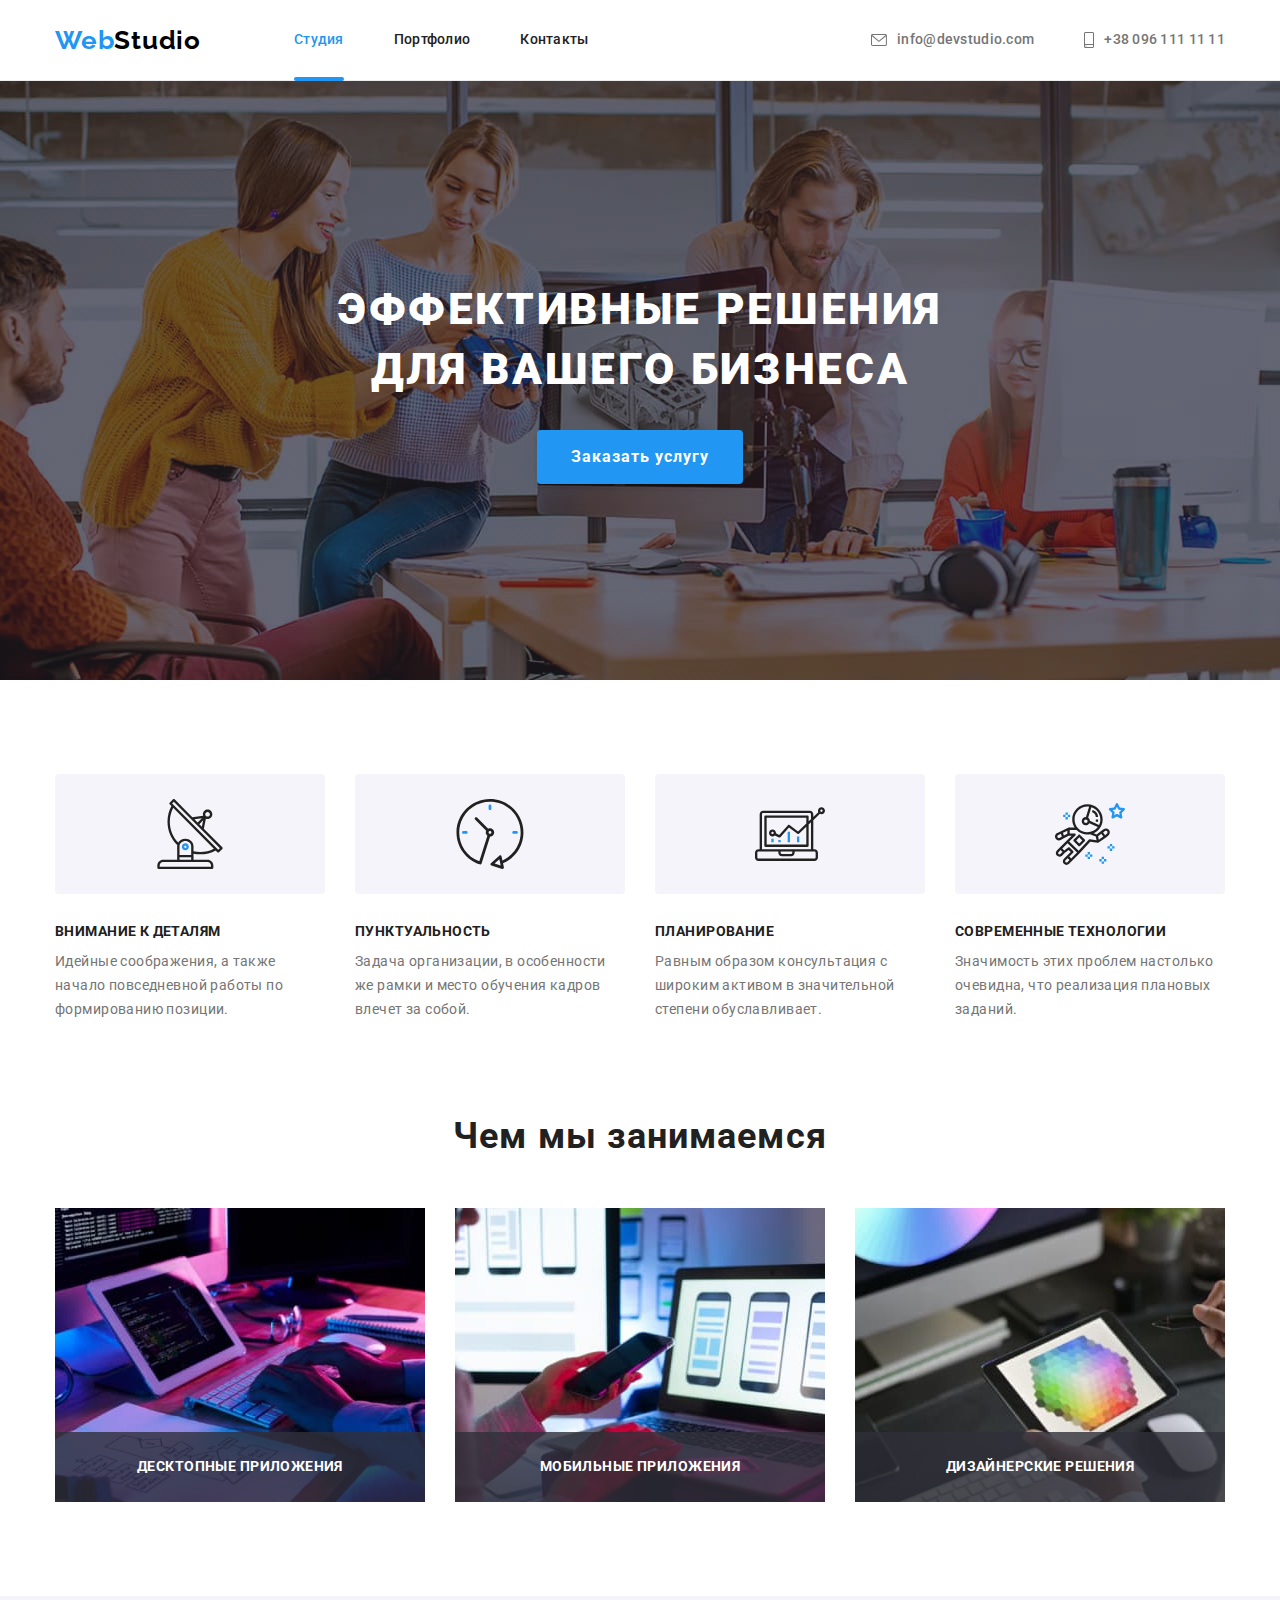
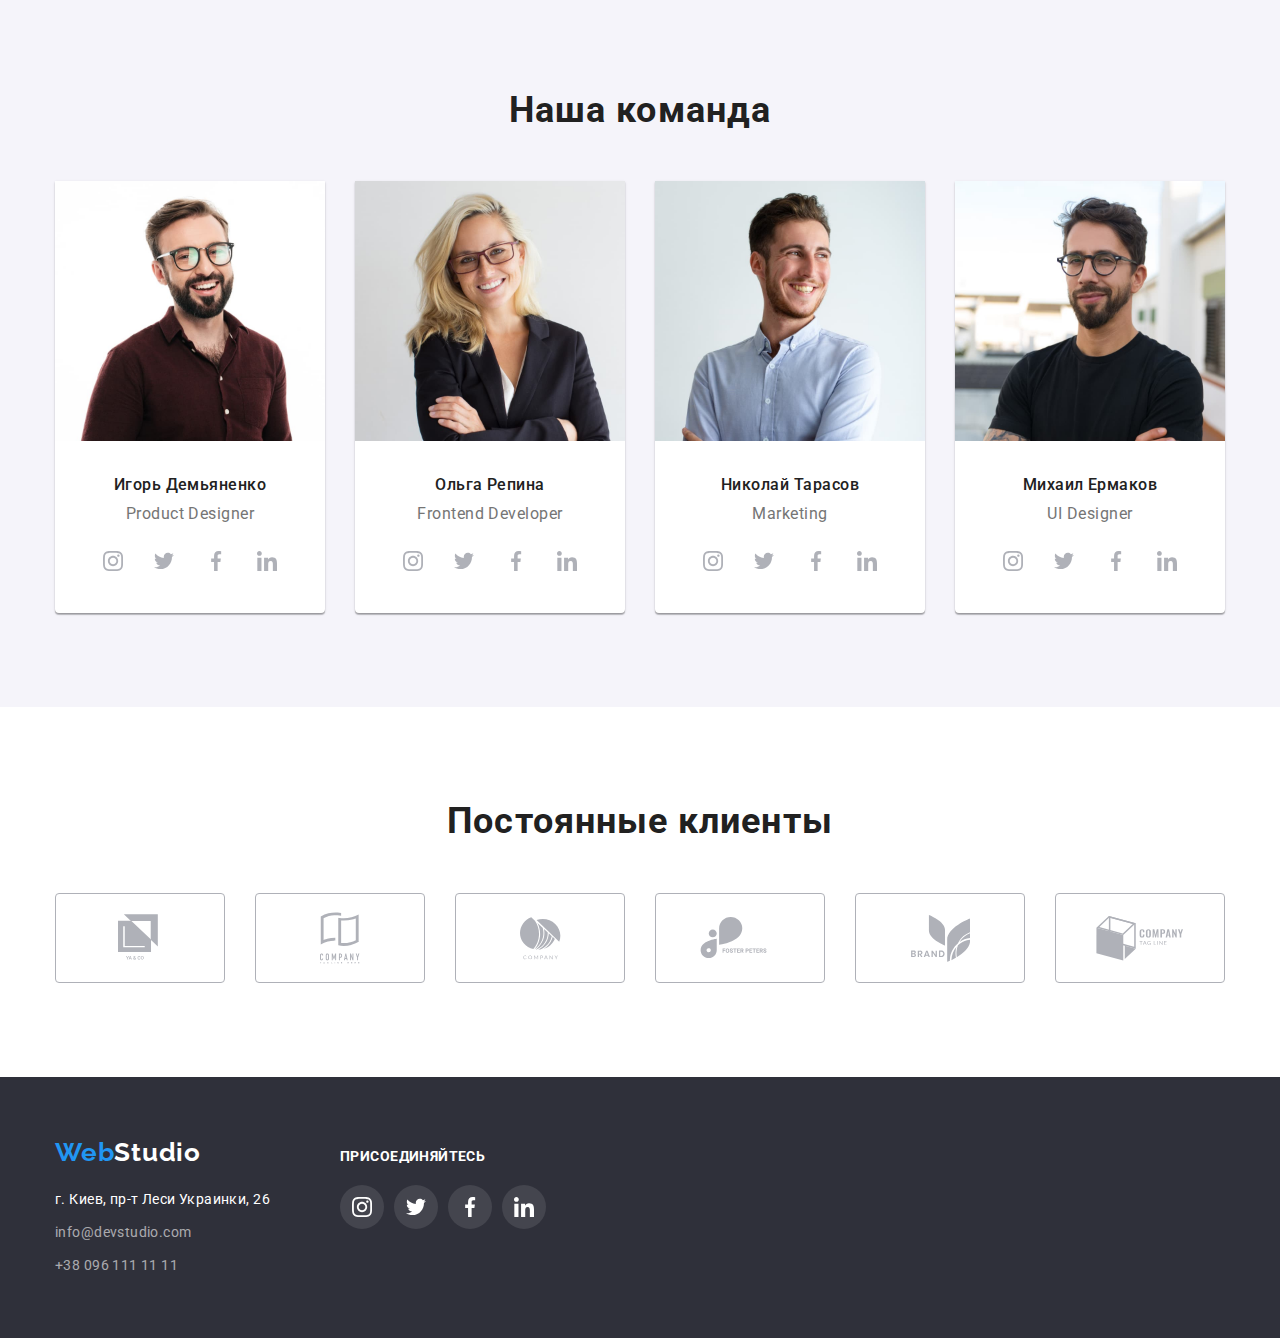
<file: index.html>
<!DOCTYPE html>
<html lang="ru">

<head>
    <meta charset="UTF-8">
    <meta name="viewport" content="width=device-width, initial-scale=1.0">
    <title>Студия</title>
    <link rel="stylesheet" href="https://cdnjs.cloudflare.com/ajax/libs/modern-normalize/1.0.0/modern-normalize.css">
    <link rel="preconnect" href="https://fonts.gstatic.com">
    <link
        href="https://fonts.googleapis.com/css2?family=Raleway:wght@700&family=Roboto:wght@400;500;700;900&display=swap"
        rel="stylesheet">
    <link rel="stylesheet" href="./css/styles.css">
</head>

<body>

    <!-- Шапка сайта -->
    <header class="header">
        <div class="container navigation">
            <nav class="main-menu">
                <a href="./index.html" lang="en" class="logo"><span class="web">Web</span>Studio</a>

                <ul class="menu-list">
                    <li class="menu-items"><a href="./index.html" class="nav-list current">Студия</a></li>
                    <li class="menu-items"><a href="./portfolio.html" class="nav-list">Портфолио</a></li>
                    <li class="menu-items"><a href="" class="nav-list">Контакты</a></li>
                </ul>
            </nav>

            <ul class="contacts-list">
                <li class="contacts-items">
                    <a href="mailto:info@devstudio.com" lang="en" class="contacts">
                        <svg class="icon-mail">
                            <use href="./images/icons.svg#icon-mail"></use>
                        </svg>
                        info@devstudio.com
                    </a>
                </li>
                <!-- Надо указывать атрибут lang для адреса почты? -->
                <li class="contacts-items">
                    <a href="tel:+380961111111" class="contacts">
                        <svg class="icon-smartphone">
                            <use href="./images/icons.svg#icon-smartphone"></use>
                        </svg>+38 096 111 11 11
                    </a>
                </li>
            </ul>
        </div>
    </header>

    <main>
        <!-- Hero -->
        <section class="hero hero-content">
            <div class="container">
                <div class="title-container">
                    <h1 class="hero-title">Эффективные решения для вашего бизнеса</h1>
                </div>
                <button type="button" class="hero-button button" data-modal-open>Заказать услугу</button>
            </div>
        </section>

        <!-- Преимущества компании -->
        <section class="features">
            <div class="container">
                <h2 class="visually-hidden">Особенности</h2>
                <ul class="benefits-list">
                    <li class="benefits-item">
                        <div class="benefits-svg">
                            <svg class="benefits-icon">
                                <use href="./images/icons.svg#icon-antenna"></use>
                            </svg>
                        </div>
                        <h3 class="benefits-title">Внимание к деталям</h3>
                        <p class="benefits-text">Идейные соображения, а также начало повседневной работы по формированию
                            позиции.</p>
                    </li>
                    <li class="benefits-item">
                        <div class="benefits-svg">
                            <svg class="benefits-icon">
                                <use href="./images/icons.svg#icon-clock"></use>
                            </svg>
                        </div>
                        <h3 class="benefits-title">Пунктуальность</h3>
                        <p class="benefits-text">Задача организации, в особенности же рамки и место обучения кадров
                            влечет за собой.</p>
                    </li>
                    <li class="benefits-item">
                        <div class="benefits-svg">
                            <svg class="benefits-icon">
                                <use href="./images/icons.svg#icon-diagram"></use>
                            </svg>
                        </div>
                        <h3 class="benefits-title">Планирование</h3>
                        <p class="benefits-text">Равным образом консультация с широким активом в значительной степени
                            обуславливает.</p>
                    </li>
                    <li class="benefits-item">
                        <div class="benefits-svg">
                            <svg class="benefits-icon">
                                <use href="./images/icons.svg#icon-astronaut"></use>
                            </svg>
                        </div>
                        <h3 class="benefits-title">Современные технологии</h3>
                        <p class="benefits-text">Значимость этих проблем настолько очевидна, что реализация плановых
                            заданий.</p>
                    </li>
                </ul>
            </div>
        </section>

        <!-- Возможности компании -->
        <section class="capabilities">
            <div class="container">
                <h2 class="work">Чем мы занимаемся</h2>
                <ul class="work-list">
                    <li class="work-item">
                        <a href="">
                            <div class="work-img">
                                <img src="./images/img1.jpg" alt="Написание кода по блок-схеме." width="370"
                                    height="294">
                                <p class="work-description">Десктопные приложения</p>
                            </div>
                        </a>
                    </li>
                    <li class="work-item">
                        <a href="">
                            <div class="work-img">
                                <img src="./images/img2.jpg" alt="Разработка ПО для смартфонов." width="370"
                                    height="294">
                                <p class="work-description">Мобильные приложения</p>
                            </div>
                        </a>
                    </li>
                    <li class="work-item">
                        <a href="">
                            <div class="work-img">
                                <img src="./images/img3.jpg" alt="Таблица цветов в графическом планшете." width="370"
                                    height="294">
                                <p class="work-description">Дизайнерские решения</p>
                            </div>
                        </a>
                    </li>
                </ul>
            </div>
        </section>

        <!-- Сотрудники -->
        <section class="team">
            <div class="container">
                <h2 class="team-title">Наша команда</h2>
                <ul class="employee-list">
                    <li class="employee-items">
                        <img src="./images/product_designer.jpg" alt="Мужчина с бородой, в бордовой рубашке, улыбается."
                            width="270" height="260" class="employee-image">
                        <h3 class="employee-name">Игорь Демьяненко</h3>
                        <p lang="en" class="employee-position">Product Designer</p>
                        <ul class="employee-list social">
                            <li>
                                <a href="" class="icon-staff" aria-label="Инстаграм">
                                    <svg class="employee-icon">
                                        <use href="./images/icons.svg#icon-instagram"></use>
                                    </svg>
                                </a>
                            </li>
                            <li>
                                <a href="" class="icon-staff" aria-label="Твиттер">
                                    <svg class="employee-icon">
                                        <use href="./images/icons.svg#icon-twitter"></use>
                                    </svg>
                                </a>
                            </li>
                            <li>
                                <a href="" class="icon-staff" aria-label="Фейсбук">
                                    <svg class="employee-icon">
                                        <use href="./images/icons.svg#icon-facebook"></use>
                                    </svg>
                                </a>
                            </li>
                            <li>
                                <a href="" class="icon-staff" aria-label="Линкедин">
                                    <svg class="employee-icon">
                                        <use href="./images/icons.svg#icon-linkedin"></use>
                                    </svg>
                                </a>
                            </li>
                        </ul>
                    </li>
                    <li class="employee-items">
                        <img src="./images/frontend_developer.jpg"
                            alt="Женщина со светлыми волосами, в черном пиджаке, улыбается." width="270" height="260"
                            class="employee-image">
                        <h3 class="employee-name">Ольга Репина</h3>
                        <p lang="en" class="employee-position">Frontend Developer</p>
                        <ul class="employee-list social">
                            <li>
                                <a href="" class="icon-staff" aria-label="Инстаграм">
                                    <svg class="employee-icon">
                                        <use href="./images/icons.svg#icon-instagram"></use>
                                    </svg>
                                </a>
                            </li>
                            <li>
                                <a href="" class="icon-staff" aria-label="Твиттер">
                                    <svg class="employee-icon">
                                        <use href="./images/icons.svg#icon-twitter"></use>
                                    </svg>
                                </a>
                            </li>
                            <li>
                                <a href="" class="icon-staff" aria-label="Фейсбук">
                                    <svg class="employee-icon">
                                        <use href="./images/icons.svg#icon-facebook"></use>
                                    </svg>
                                </a>
                            </li>
                            <li>
                                <a href="" class="icon-staff" aria-label="Линкедин">
                                    <svg class="employee-icon">
                                        <use href="./images/icons.svg#icon-linkedin"></use>
                                    </svg>
                                </a>
                            </li>
                        </ul>
                    </li>
                    <li class="employee-items">
                        <img src="./images/marketing.jpg" alt="Мужчина в голубой рубашке, улыбается, смотрит в сторону."
                            width="270" height="260" class="employee-image">
                        <h3 class="employee-name">Николай Тарасов</h3>
                        <p lang="en" class="employee-position">Marketing</p>
                        <ul class="employee-list social">
                            <li>
                                <a href="" class="icon-staff" aria-label="Инстаграм">
                                    <svg class="employee-icon">
                                        <use href="./images/icons.svg#icon-instagram"></use>
                                    </svg>
                                </a>
                            </li>
                            <li>
                                <a href="" class="icon-staff" aria-label="Твиттер">
                                    <svg class="employee-icon">
                                        <use href="./images/icons.svg#icon-twitter"></use>
                                    </svg>
                                </a>
                            </li>
                            <li>
                                <a href="" class="icon-staff" aria-label="Фейсбук">
                                    <svg class="employee-icon">
                                        <use href="./images/icons.svg#icon-facebook"></use>
                                    </svg>
                                </a>
                            </li>
                            <li>
                                <a href="" class="icon-staff" aria-label="Линкедин">
                                    <svg class="employee-icon">
                                        <use href="./images/icons.svg#icon-linkedin"></use>
                                    </svg>
                                </a>
                            </li>
                        </ul>
                    </li>
                    <li class="employee-items">
                        <img src="./images/ui_designer.jpg" alt="Мужчина в с бородой, в черной футболке и очках."
                            width="270" height="260" class="employee-image">
                        <h3 class="employee-name">Михаил Ермаков</h3>
                        <p lang="en" class="employee-position">UI Designer</p>
                        <ul class="employee-list social">
                            <li>
                                <a href="" class="icon-staff" aria-label="Инстаграм">
                                    <svg class="employee-icon">
                                        <use href="./images/icons.svg#icon-instagram"></use>
                                    </svg>
                                </a>
                            </li>
                            <li>
                                <a href="" class="icon-staff" aria-label="Твиттер">
                                    <svg class="employee-icon">
                                        <use href="./images/icons.svg#icon-twitter"></use>
                                    </svg>
                                </a>
                            </li>
                            <li>
                                <a href="" class="icon-staff" aria-label="Фейсбук">
                                    <svg class="employee-icon">
                                        <use href="./images/icons.svg#icon-facebook"></use>
                                    </svg>
                                </a>
                            </li>
                            <li>
                                <a href="" class="icon-staff" aria-label="Линкедин">
                                    <svg class="employee-icon">
                                        <use href="./images/icons.svg#icon-linkedin"></use>
                                    </svg>
                                </a>
                            </li>
                        </ul>
                    </li>
                </ul>
            </div>
        </section>

        <!-- Постоянные клиенты -->

        <section class="clients">
            <div class="container">
                <h2 class="clients-title">Постоянные клиенты</h2>
                <ul class="clients-list">
                    <li class="clients-items">
                        <a href="" aria-label="Логотип клиента 1" class="clients-link">
                            <svg class="client-icono">
                                <use href="./images/icons.svg#icon-client1"></use>
                            </svg>
                        </a>
                    </li>
                    <li class="clients-items">
                        <a href="" aria-label="Логотип клиента 2" class="clients-link">
                            <svg class="client-icont">
                                <use href="./images/icons.svg#icon-client2"></use>
                            </svg>
                        </a>
                    </li>
                    <li class="clients-items">
                        <a href="" aria-label="Логотип клиента 3" class="clients-link">
                            <svg class="client-iconth">
                                <use href="./images/icons.svg#icon-client3"></use>
                            </svg>
                        </a>
                    </li>
                    <li class="clients-items">
                        <a href="" aria-label="Логотип клиента 4" class="clients-link">
                            <svg class="client-iconf">
                                <use href="./images/icons.svg#icon-client4"></use>
                            </svg>
                        </a>
                    </li>
                    <li class="clients-items">
                        <a href="" aria-label="Логотип клиента 5" class="clients-link">
                            <svg class="client-iconff">
                                <use href="./images/icons.svg#icon-client5"></use>
                            </svg>
                        </a>
                    </li>
                    <li class="clients-items">
                        <a href="" aria-label="Логотип клиента 6" class="clients-link">
                            <svg class="client-iconsx">
                                <use href="./images/icons.svg#icon-client6"></use>
                            </svg>
                        </a>
                    </li>
                </ul>
            </div>
        </section>
        </main>

    <!-- Футер -->
    <footer class="footer-section">
        <div class="container footer">
            <div class="footer-contacts">
                <a href="./index.html" lang="en" class="logo footer"><span class="web">Web</span>Studio</a>
                <address>
                    <ul>
                        <li class="address-item">г. Киев, пр-т Леси Украинки, 26</li>
                        <li class="address-item">
                            <a href="mailto:info@devstudio.com" lang="en" class="contacts-footer">info@devstudio.com</a>
                        </li>
                        <li class="address-item">
                            <a href="tel:+380961111111" class="contacts-footer">+38 096 111 11 11</a>
                        </li>
                    </ul>
                </address>
            </div>
            <div class="footer-social">
                <h2 class="social-title">Присоединяйтесь</h2>
                <ul class="social-list">
                    <li>
                        <a href="" class="social-link" aria-label="Инстаграм">
                            <svg class="social-icon">
                                <use href="./images/icons.svg#icon-instagram"></use>
                            </svg>
                        </a>
                    </li>
                    <li>
                        <a href="" class="social-link" aria-label="Твиттер">
                            <svg class="social-icon">
                                <use href="./images/icons.svg#icon-twitter"></use>
                            </svg>
                        </a>
                    </li>
                    <li>
                        <a href="" class="social-link" aria-label="Фейсбук">
                            <svg class="social-icon">
                                <use href="./images/icons.svg#icon-facebook"></use>
                            </svg>
                        </a>
                    </li>
                    <li>
                        <a href="" class="social-link" aria-label="Линкедин">
                            <svg class="social-icon">
                                <use href="./images/icons.svg#icon-linkedin"></use>
                            </svg>
                        </a>
                    </li>
                </ul>
            </div>
        </div>
    </footer>
    <div class="backdrop is-hidden" data-modal>
        <div class="modal">
            <button type="button" class="modal-button" data-modal-close>
                <svg class="modal-icon" width="11" height="11">
                    <use href="./images/icons.svg#icon-close"></use>
                </svg>
            </button>
        </div>
    </div>
    <script src="./js/modal.js"></script>
</body>
</html>
</file>
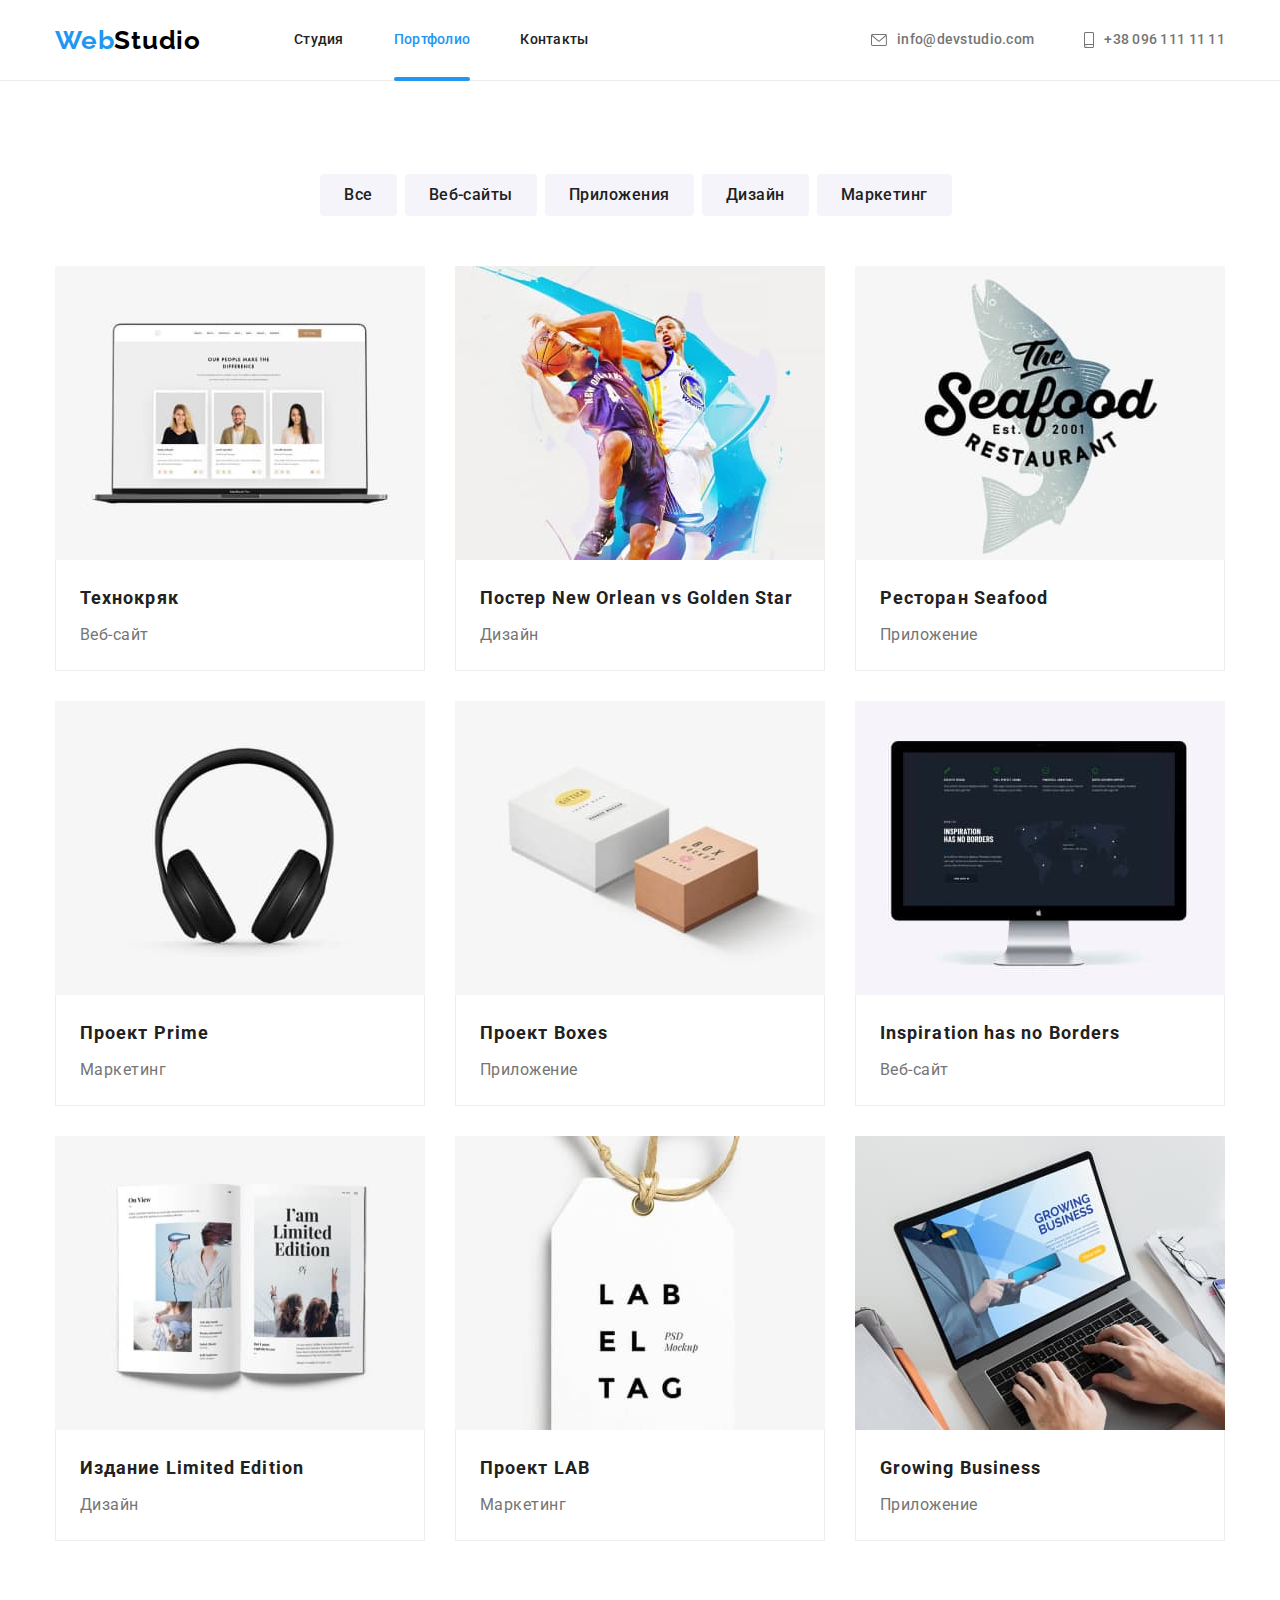
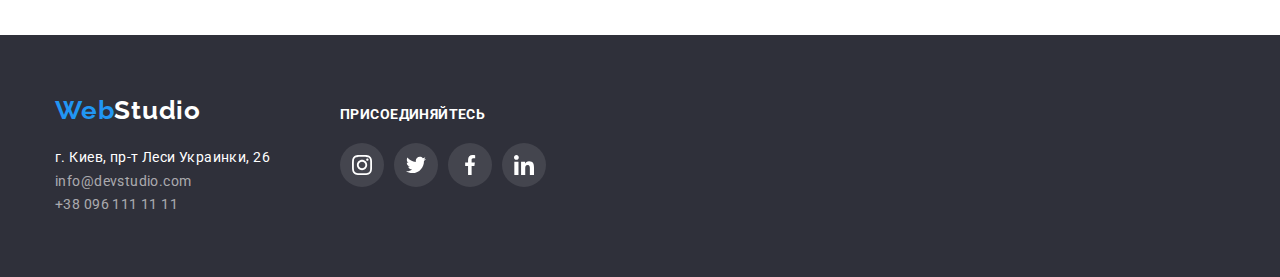
<file: portfolio.html>
<!DOCTYPE html>
<html lang="ru">

<head>
    <meta charset="UTF-8">
    <meta name="viewport" content="width=device-width, initial-scale=1.0">
    <title>Портфолио</title>
    <link rel="stylesheet" href="https://cdnjs.cloudflare.com/ajax/libs/modern-normalize/1.0.0/modern-normalize.css">
    <link rel="preconnect" href="https://fonts.gstatic.com">
    <link
        href="https://fonts.googleapis.com/css2?family=Raleway:wght@700&family=Roboto:wght@400;500;700;900&display=swap"
        rel="stylesheet">
    <link rel="stylesheet" href="./css/styles.css">
</head>

<body>

    <!-- Шапка сайта -->
    <header class="header">
        <div class="container navigation">
            <nav class="main-menu">
                <a href="./index.html" lang="en" class="logo"><span class="web">Web</span>Studio</a>
    
                <ul class="menu-list">
                    <li class="menu-items"><a href="./index.html" class="nav-list">Студия</a></li>
                    <li class="menu-items"><a href="./portfolio.html" class="nav-list current">Портфолио</a></li>
                    <li class="menu-items"><a href="" class="nav-list">Контакты</a></li>
                </ul>
            </nav>
    
            <ul class="contacts-list">
                <li class="contacts-items">
                    <a href="mailto:info@devstudio.com" lang="en" class="contacts">
                        <svg class="icon-mail">
                            <use href="./images/icons.svg#icon-mail"></use>
                        </svg>
                        info@devstudio.com
                    </a>
                </li>
                <!-- Надо указывать атрибут lang для адреса почты? -->
                <li class="contacts-items">
                    <a href="tel:+380961111111" class="contacts">
                        <svg class="icon-smartphone">
                            <use href="./images/icons.svg#icon-smartphone"></use>
                        </svg>+38 096 111 11 11
                    </a>
                </li>
            </ul>
        </div>
    </header>

    <main>

        <!-- Работы студии по категориям -->
        <section class="projects">
            <div class="container">
                <h1 class="visually-hidden">Работы студии</h1>
                <ul class="category">
                    <li><button type="button" class="category-button button">Все</button></li>
                    <li><button type="button" class="category-button button">Веб-сайты</button></li>
                    <li><button type="button" class="category-button button">Приложения</button></li>
                    <li><button type="button" class="category-button button">Дизайн</button></li>
                    <li><button type="button" class="category-button button">Маркетинг</button></li>
                </ul>
                <ul class="projects-list">
                    <li class="projects-items">
                        <a href="" class="projects-link">
                            <div class="projects-thumb">
                                <img src="./images/portfolio1.jpg" alt="Раскрытый ноутбук. На экране карточки людей." width="370" height="294"
                                    class="project-image">
                                    <div class="project-overlay">
                                        <p>Технокряк это современная площадка распространения коронавируса. Компании используют эту
                                            плорму для цифрового шпионажа и атак на защищённые сервера конкурентов.</p>
                                    </div>
                            </div>
                            <div class="project-description">
                                <h2 class="category-project">Технокряк</h2>
                                <p class="category-name">Веб-сайт</p>
                            </div>
                        </a>
                    </li>
                    <li class="projects-items">
                        <a href="" class="projects-link">
                            <div class="projects-thumb">
                                <img src="./images/portfolio2.jpg" alt="Два баскетболиста. Один в фиолетовой форме, другой в белой." width="370"
                                    height="294" class="project-image">
                                    <div class="project-overlay">
                                        <p>Технокряк это современная площадка распространения коронавируса. Компании используют эту
                                            плорму для цифрового шпионажа и атак на защищённые сервера конкурентов.</p>
                                    </div>
                            </div>
                            <div class="project-description">
                                <h2 class="category-project">Постер <span lang="en">New Orlean vs Golden Star</span></h2>
                                <p class="category-name">Дизайн</p>
                            </div>
                        </a>
                    </li>
                    <li class="projects-items">
                        <a href="" class="projects-link">
                            <div class="projects-thumb">
                                <img src="./images/portfolio3.jpg" alt="Логотип с рыбой и текстом черного цвета." width="370" height="294"
                                    class="project-image">
                                <div class="project-overlay">
                                    <p>Технокряк это современная площадка распространения коронавируса. Компании используют эту
                                        плорму для цифрового шпионажа и атак на защищённые сервера конкурентов.</p>
                                </div>
                            </div>
                            <div class="project-description">
                                <h2 class="category-project">Ресторан <span lang="en">Seafood</span></h2>
                                <p class="category-name">Приложение</p>
                            </div>
                        </a>
                    </li>
                    <li class="projects-items">
                        <a href="" class="projects-link">
                            <div class="projects-thumb">
                                <img src="./images/portfolio4.jpg" alt="Наушники черного цвета." width="370" height="294" class="project-image">
                                <div class="project-overlay">
                                    <p>Технокряк это современная площадка распространения коронавируса. Компании используют эту
                                        плорму для цифрового шпионажа и атак на защищённые сервера конкурентов.</p>
                                </div>
                            </div>
                            <div class="project-description">
                                <h2 class="category-project">Проект <span lang="en">Prime</span></h2>
                                <p class="category-name">Маркетинг</p>
                            </div>
                        </a>
                    </li>
                    <li class="projects-items">
                        <a href="" class="projects-link">
                            <div class="projects-thumb">
                                <img src="./images/portfolio5.jpg" alt="Две коробки. Одна больше, белого цвета. Другая меньше, коричневого цвета."
                                    width="370" height="294" class="project-image">
                                <div class="project-overlay">
                                    <p>Технокряк это современная площадка распространения коронавируса. Компании используют эту
                                        плорму для цифрового шпионажа и атак на защищённые сервера конкурентов.</p>
                                </div>
                            </div>
                            <div class="project-description">
                                <h2 class="category-project">Проект <span lang="en">Boxes</span></h2>
                                <p class="category-name">Приложение</p>
                            </div>
                        </a>
                    </li>
                    <li class="projects-items">
                        <a href="" class="projects-link">
                            <div class="projects-thumb">
                                <img src="./images/portfolio6.jpg" alt="Компьютер-моноблок Аймак." width="370" height="294" class="project-image">
                                <div class="project-overlay">
                                    <p>Технокряк это современная площадка распространения коронавируса. Компании используют эту
                                        плорму для цифрового шпионажа и атак на защищённые сервера конкурентов.</p>
                                </div>
                            </div>
                            <div class="project-description">
                                <h2 lang="en" class="category-project">Inspiration has no Borders</h2>
                                <p class="category-name">Веб-сайт</p>
                            </div>
                        </a>
                    </li>
                    <li class="projects-items">
                        <a href="" class="projects-link">
                            <div class="projects-thumb">
                                <img src="./images/portfolio7.jpg" alt="Раскрытый журнал с фотографиями." width="370" height="294"
                                    class="project-image">
                                <div class="project-overlay">
                                    <p>Технокряк это современная площадка распространения коронавируса. Компании используют эту
                                        плорму для цифрового шпионажа и атак на защищённые сервера конкурентов.</p>
                                </div>
                            </div>
                            <div class="project-description">
                                <h2 class="category-project">Издание <span lang="en">Limited Edition</span></h2>
                                <p class="category-name">Дизайн</p>
                            </div>
                        </a>
                    </li>
                    <li class="projects-items">
                        <a href="" class="projects-link">
                            <div class="projects-thumb">
                                <img src="./images/portfolio8.jpg" alt="Фирмення бирка." width="370" height="294" class="project-image">
                                <div class="project-overlay">
                                <p>Технокряк это современная площадка распространения коронавируса. Компании используют эту
                                    плорму для цифрового шпионажа и атак на защищённые сервера конкурентов.</p>
                            </div>
                        </div>
                            <div class="project-description">
                                <h2 class="category-project">Проект <span lang="en">LAB</span></h2>
                                <p class="category-name">Маркетинг</p>
                            </div>
                        </a>
                    </li>
                    <li class="projects-items">
                        <a href="" class="projects-link">
                            <div class="projects-thumb">
                                <img src="./images/portfolio9.jpg" alt="Реклама бизнеса в раскрытом ноутбуке." width="370" height="294"
                                    class="project-image">
                                <div class="project-overlay">
                                    <p>Технокряк это современная площадка распространения коронавируса. Компании используют эту
                                        плорму для цифрового шпионажа и атак на защищённые сервера конкурентов.</p>
                                </div>
                            </div>
                            <div class="project-description">
                                <h2 lang="en" class="category-project">Growing Business</h2>
                                <p class="category-name">Приложение</p>
                            </div>
                        </a>
                    </li>
                </ul>
            </div>
        </section>
    </main>

    <!-- Футер -->
    <footer class="footer-section">
        <div class="container footer">
            <div class="footer-contacts">
                <a href="./index.html" lang="en" class="logo footer"><span class="web">Web</span><span
                        class="studio">Studio</span></a>
                <address>
                    г. Киев, пр-т Леси Украинки, 26
                </address>
                <a href="mailto:info@devstudio.com" lang="en" class="contacts-footer">info@devstudio.com</a>
                <a href="tel:+380961111111" class="contacts-footer">+38 096 111 11 11</a>
            </div>
            <div class="footer-social">
                <h2 class="social-title">Присоединяйтесь</h2>
                <ul class="social-list">
                    <li>
                        <a href="" class="social-link" aria-label="Инстаграм">
                            <svg class="social-icon">
                                <use href="./images/icons.svg#icon-instagram"></use>
                            </svg>
                        </a>
                    </li>
                    <li>
                        <a href="" class="social-link" aria-label="Твиттер">
                            <svg class="social-icon">
                                <use href="./images/icons.svg#icon-twitter"></use>
                            </svg>
                        </a>
                    </li>
                    <li>
                        <a href="" class="social-link" aria-label="Фейсбук">
                            <svg class="social-icon">
                                <use href="./images/icons.svg#icon-facebook"></use>
                            </svg>
                        </a>
                    </li>
                    <li>
                        <a href="" class="social-link" aria-label="Линкедин">
                            <svg class="social-icon">
                                <use href="./images/icons.svg#icon-linkedin"></use>
                            </svg>
                        </a>
                    </li>
                </ul>
            </div>
        </div>
    </footer>
</body>
</html>
</file>
<file: css/styles.css>
/*
акцент #2196F3;
цвет заголовков #212121;
цвет текста #757575;
текст белый #FFFFFF;
*/

:root {
  --accent-color: #2196f3;
  --white-color: #ffffff;
  --text-color: #757575;
  --heading-color: #212121;
  --light-background-color: #f5f4fa;
  --dark-background-color: #2f303a;
  --social-link-color: #afb1b8;
  --transition-duration: 250ms;
  --transition-timing-function: cubic-bezier(0.4, 0, 0.2, 1);
}

h1,
h2,
h3,
h4,
h5,
h6,
p,
ul {
  margin-top: 0;
  margin-bottom: 0;
  padding: 0px;
}

body {
  padding-top: 80px;
  background-color: var(--white-color);
  font-family: "Roboto", sans-serif;
}

a {
  text-decoration: none;
}

h2 {
  font-weight: 700;
  font-size: 36px;
  line-height: 1.16;
  text-align: center;
  letter-spacing: 0.03em;
  color: var(--heading-color);
}

li {
  list-style: none;
}

:focus {
  outline: none;
}

.container {
  width: 1200px;
  padding-left: 15px;
  padding-right: 15px;
  margin-left: auto;
  margin-right: auto;
}

/* Шапка сайта */

.header {
  position: fixed;
  top: 0;
  left: 0;
  z-index: 1;
  width: 100%;
  background-color: #fff;
  border-bottom: 1px solid #ececec;
}

.navigation {
  display: flex;
  align-items: center;
}

.logo {
  margin-right: 93px;

  font-family: "Raleway", sans-serif;
  font-weight: 700;
  font-size: 26px;
  line-height: 1.19;
  letter-spacing: 0.03em;
  color: #000000;
}

.logo .web {
  color: var(--accent-color);
}

.main-menu {
  display: flex;
  align-items: center;
}

.menu-list {
  display: flex;
}

.menu-items {
  margin-right: 50px;
}

.menu-items:last-child {
  margin-right: 0;
}

.nav-list {
  display: block;
  padding-top: 32px;
  padding-bottom: 32px;

  font-weight: 500;
  font-size: 14px;
  line-height: 1.14;
  letter-spacing: 0.02em;
  color: var(--heading-color);
  transition: color var(--transition-duration) var(--transition-timing-function);
}

.nav-list:hover,
.nav-list:focus {
  color: var(--accent-color);
}

.nav-list.current {
  position: relative;
  color: var(--accent-color);
}

.nav-list.current::after {
  content: "";
  position: absolute;
  bottom: -1px;
  left: 0;
  display: block;
  width: 100%;
  height: 4px;
  background: var(--accent-color);
  border-radius: 2px;
}

.contacts-list {
  display: flex;
  margin-left: auto;
}

.contacts-items {
  margin-right: 50px;
}

.contacts-items:last-child {
  margin-right: 0;
}

.contacts {
  display: inline-flex;
  padding-top: 32px;
  padding-bottom: 32px;
  align-items: center;
  font-weight: 500;
  font-size: 14px;
  line-height: 1.14;
  letter-spacing: 0.02em;
  color: var(--text-color);
  transition: color var(--transition-duration) var(--transition-timing-function);
}

.icon-mail {
  width: 16px;
  height: 12px;
  margin-right: 10px;
  fill: currentColor;
}

.icon-smartphone {
  width: 10px;
  height: 16px;
  margin-right: 10px;
  fill: currentColor;
}
.contacts:hover,
.contacts:focus {
  color: var(--accent-color);
}

/* Страница Студия */

/* Hero */

.hero {
  min-height: 600px;
  max-width: 1600px;
  margin: 0 auto;
  background-color: #c4c4c4;
  background-image: linear-gradient(
      to right,
      rgba(47, 48, 58, 0.4),
      rgba(47, 48, 58, 0.4)
    ),
    url("../images/hero.jpg");
  background-position: center;
  background-repeat: no-repeat;
  background-size: cover;
}

.hero-content {
  text-align: center;
  padding-top: 200px;
}

.title-container {
  width: 696px;
  margin: 0 auto;
}

.hero-title {
  margin-bottom: 30px;

  font-weight: 900;
  font-size: 44px;
  line-height: 1.36;
  letter-spacing: 0.06em;
  text-transform: uppercase;
  color: var(--white-color);
}

.hero-button {
  padding: 10px 32px;
  font-weight: 700;
  line-height: 1.87;
  letter-spacing: 0.06em;
  color: var(--white-color);

  background-color: var(--accent-color);
  box-shadow: 0px 4px 4px rgba(0, 0, 0, 0.15);
}

.button {
  font-family: inherit;
  font-size: 16px;
  cursor: pointer;
  border-radius: 4px;
  border-color: transparent;
}

/* Преимущества компании */

.features {
  padding-top: 94px;
  padding-bottom: 94px;
}
.visually-hidden {
  position: absolute;
  clip: rect(0 0 0 0);
  width: 1px;
  height: 1px;
  margin: 1px;
}

.benefits-list {
  display: flex;
}

.benefits-item {
  width: 270px;
  margin-right: 30px;
}

.benefits-item:last-child {
  margin-right: 0;
}

.benefits-svg {
  display: flex;
  justify-content: center;
  align-items: center;
  width: 270px;
  height: 120px;
  margin-bottom: 30px;

  background-color: var(--light-background-color);
  border-radius: 4px;
}

.benefits-icon {
  width: 70px;
  height: 70px;
}

.benefits-title {
  margin-bottom: 10px;

  font-weight: 700;
  font-size: 14px;
  line-height: 1.14;
  letter-spacing: 0.03em;
  text-transform: uppercase;
  color: var(--heading-color);
}

.benefits-text {
  font-size: 14px;
  line-height: 1.71;
  letter-spacing: 0.03em;
  color: var(--text-color);
}

/* Возможности компании */

.capabilities {
  padding-bottom: 94px;
}
.work {
  margin-bottom: 50px;
}

.work-list {
  display: flex;
}

.work-item {
  margin-right: 30px;
}

.work-item:last-child {
  margin-right: 0;
}

.work-img {
  position: relative;
  display: flex;
  justify-content: center;
  align-items: flex-end;
}

.work-img::before {
  position: absolute;
  bottom: 0;
  left: 0;
  content: "";
  width: 100%;
  height: 70px;
  background: rgba(47, 48, 58, 0.8);
}
.work-description {
  position: absolute;
  padding: 27px 0;
  font-weight: 700;
  font-size: 14px;
  line-height: 1.14;
  text-align: center;
  letter-spacing: 0.03em;
  text-transform: uppercase;
  color: var(--white-color);
}

/* Сотрудники */

.team {
  padding-top: 94px;
  padding-bottom: 94px;
  background-color: var(--light-background-color);
}

.team-title {
  margin-bottom: 50px;
}

.employee-list {
  display: flex;
}

.employee-items {
  margin-right: 30px;
  background-color: #ffffff;
  box-shadow: 0px 1px 3px rgba(0, 0, 0, 0.12), 0px 1px 1px rgba(0, 0, 0, 0.14),
    0px 2px 1px rgba(0, 0, 0, 0.2);
  border-radius: 0px 0px 4px 4px;
}

.employee-items:last-child {
  margin-right: 0;
}

.employee-image {
  margin-bottom: 30px;
}

.employee-name {
  margin-bottom: 10px;

  font-weight: 500;
  font-size: 16px;
  line-height: 1.18;
  text-align: center;
  letter-spacing: 0.03em;
  color: var(--heading-color);
}

.employee-position {
  font-size: 16px;
  line-height: 1.18;
  text-align: center;
  letter-spacing: 0.03em;
  color: var(--text-color);
}

.employee-list.social {
  justify-content: space-around;
  margin: 16px 32px 30px;
}

.icon-staff {
  display: flex;
  justify-content: center;
  align-items: center;
  width: 44px;
  height: 44px;
  border-radius: 50%;
  color: var(--social-link-color);
  background-color: transparent;
  transition: color var(--transition-duration) var(--transition-timing-function),
    background-color var(--transition-duration)
      var(--transition-timing-function);
}

.employee-icon {
  width: 20px;
  height: 20px;
  fill: currentColor;
}

.icon-staff:hover,
.icon-staff:focus {
  color: var(--white-color);
  background-color: var(--accent-color);
}

/* Постоянные клиенты */

.clients {
  padding-top: 94px;
  padding-bottom: 94px;
}

.clients-title {
  margin-bottom: 50px;
}

.clients-list {
  display: flex;
  justify-content: space-between;
}

.clients-link {
  display: flex;
  justify-content: center;
  align-items: center;
  width: 170px;
  height: 90px;
  border: 1px solid var(--social-link-color);
  border-radius: 4px;
  color: var(--social-link-color);

  transition: color var(--transition-duration) var(--transition-timing-function),
    border-color var(--transition-duration) var(--transition-timing-function);
}

.clients-link:hover,
.clients-link:focus {
  border-color: var(--accent-color);
  color: var(--accent-color);
}

.client-icono {
  width: 44px;
  height: 49px;
  fill: currentColor;
}

.client-icont {
  width: 40px;
  height: 52px;
  fill: currentColor;
}

.client-iconth {
  width: 41px;
  height: 43px;
  fill: currentColor;
}

.client-iconf {
  width: 80px;
  height: 42px;
  fill: currentColor;
}

.client-iconff {
  width: 59px;
  height: 47px;
  fill: currentColor;
}

.client-iconsx {
  width: 88px;
  height: 45px;
  fill: currentColor;
}

/* Страница Портфолио */

.projects {
  padding-top: 94px;
  padding-bottom: 94px;
}
.category {
  display: flex;
  justify-content: center;
  margin-bottom: 50px;
}

.category-button {
  margin-right: 8px;
  padding: 6px 22px;
  font-family: inherit;
  font-weight: 500;
  font-size: 16px;
  line-height: 1.62;
  text-align: center;
  letter-spacing: 0.03em;
  color: var(--heading-color);
  cursor: pointer;

  background-color: var(--light-background-color);
  border-radius: 4px;
  box-shadow: 0px 3px 1px rgba(0, 0, 0, 0), 0px 1px 2px rgba(0, 0, 0, 0),
    0px 2px 2px rgba(0, 0, 0, 0);
  transition: color var(--transition-duration) var(--transition-timing-function),
    background-color var(--transition-duration)
      var(--transition-timing-function),
    box-shadow var(--transition-duration) var(--transition-timing-function);
}

.category-button:hover,
.category-button:focus {
  color: var(--white-color);
  background-color: var(--accent-color);
  box-shadow: 0px 3px 1px rgba(0, 0, 0, 0.1), 0px 1px 2px rgba(0, 0, 0, 0.08),
    0px 2px 2px rgba(0, 0, 0, 0.12);
}

.projects-list {
  display: flex;
  flex-wrap: wrap;
  flex-basis: calc(100% / 3-30px);
}

.projects-items {
  margin-right: 30px;
  margin-bottom: 30px;
}

.projects-items:nth-child(3n + 3) {
  margin-right: 0px;
}

.projects-items:nth-last-child(-n + 3) {
  margin-bottom: 0;
}

.projects-link {
  display: inline-block;
  box-shadow: 0px 1px 1px rgba(0, 0, 0, 0), 0px 4px 4px rgba(0, 0, 0, 0),
    1px 4px 6px rgba(0, 0, 0, 0);
}

.projects-thumb {
  position: relative;
  overflow: hidden;
  display: flex;
}

.project-overlay {
  position: absolute;
  width: 100%;
  height: 100%;
  top: 0;
  left: 0;
  padding: 63px 24px;
  font-size: 18px;
  line-height: 1.56;
  letter-spacing: 0.03em;
  color: var(--white-color);
  background-color: rgba(33, 150, 243, 0.9);
  transform: translateY(100%);
  transition: transform var(--transition-duration)
    var(--transition-timing-function);
}

.projects-link:hover,
.projects-link:focus {
  box-shadow: 0px 1px 1px rgba(0, 0, 0, 0.12), 0px 4px 4px rgba(0, 0, 0, 0.06),
    1px 4px 6px rgba(0, 0, 0, 0.16);
}

.projects-link:hover .project-overlay,
.projects-link:focus .project-overlay {
  transform: translateY(0%);
}

.project-description {
  padding: 20px 24px;
  border-left: 1px solid #eeeeee;
  border-right: 1px solid #eeeeee;
  border-bottom: 1px solid #eeeeee;
}

.category-project {
  margin-bottom: 4px;
  font-weight: 700;
  font-size: 18px;
  line-height: 2;
  letter-spacing: 0.06em;
  text-align: left;
  color: var(--heading-color);
}

.category-name {
  font-size: 16px;
  line-height: 1.87;
  letter-spacing: 0.03em;
  text-align: left;
  color: var(--text-color);
}

/* Футер */

footer {
  background-color: var(--dark-background-color);
}

.footer-section {
  padding-top: 60px;
  padding-bottom: 60px;
}

.footer {
  display: flex;
}

.footer-contacts {
  margin-right: 70px;
}

.logo.footer {
  display: block;
  margin-bottom: 20px;
  margin-right: 0;
  color: var(--white-color);
}

address,
.contacts-footer {
  font-style: normal;
  font-size: 14px;
  line-height: 1.71;
  letter-spacing: 0.03em;
  color: var(--white-color);
}

.address-item {
  margin-bottom: 9px;
}

.address-item:last-child {
  margin-bottom: 0;
}

.contacts-footer {
  display: block;

  color: rgba(255, 255, 255, 0.6);
}

.contacts-footer:last-child {
  margin-bottom: 0px;
}

.footer-social {
  padding-top: 12px;
}

.social-title {
  margin-bottom: 20px;
  font-weight: 700;
  font-size: 14px;
  line-height: 1.14;
  letter-spacing: 0.03em;
  text-transform: uppercase;
  text-align: left;
  color: var(--white-color);
}

.social-list {
  display: flex;
}

.social-list > li {
  margin-right: 10px;
}

.social-list > li:last-child {
  margin-right: 0;
}

.social-link {
  display: flex;
  justify-content: center;
  align-items: center;
  width: 44px;
  height: 44px;
  fill: #ffffff;
  background-color: rgba(255, 255, 255, 0.1);
  border-radius: 50%;
  transition: color var(--transition-duration) var(--transition-timing-function);
}

.social-link:hover,
.social-link:focus {
  background-color: var(--accent-color);
}

.social-icon {
  width: 20px;
  height: 20px;
}

/* Модальное окно */

.backdrop {
  position: fixed;
  top: 0;
  left: 0;
  z-index: 2;
  width: 100%;
  height: 100%;
  background: rgba(0, 0, 0, 0.2);
  opacity: 1;
  transition: opacity var(--transition-duration)
    var(--transition-timing-function);
}

.backdrop.is-hidden {
  opacity: 0;
  pointer-events: none;
}

.backdrop.is-hidden .modal {
  transform: translate(-50%, -50%) scale(0.8);
}

.modal {
  position: absolute;
  top: 50%;
  left: 50%;
  transform: translate(-50%, -50%) scale(1);
  min-width: 528px;
  min-height: 581px;
  background: #ffffff;
  box-shadow: 0px 1px 3px rgba(0, 0, 0, 0.12), 0px 1px 1px rgba(0, 0, 0, 0.14),
    0px 2px 1px rgba(0, 0, 0, 0.2);
  border-radius: 4px;

  transition: transform var(--transition-duration)
    var(--transition-timing-function);
}

.modal-button {
  position: absolute;
  top: 0;
  right: 0;
  margin-top: 8px;
  margin-right: 8px;
  width: 30px;
  height: 30px;
  border: 1px solid rgba(0, 0, 0, 0.1);
  border-radius: 50%;
  background-color: transparent;
  outline: none;
  cursor: pointer;
  transition: color var(--transition-duration) var(--transition-timing-function);
}

.modal-icon {
  fill: currentColor;
}

.modal-button:hover,
.modal-button:focus {
  color: var(--accent-color);
}
</file>
